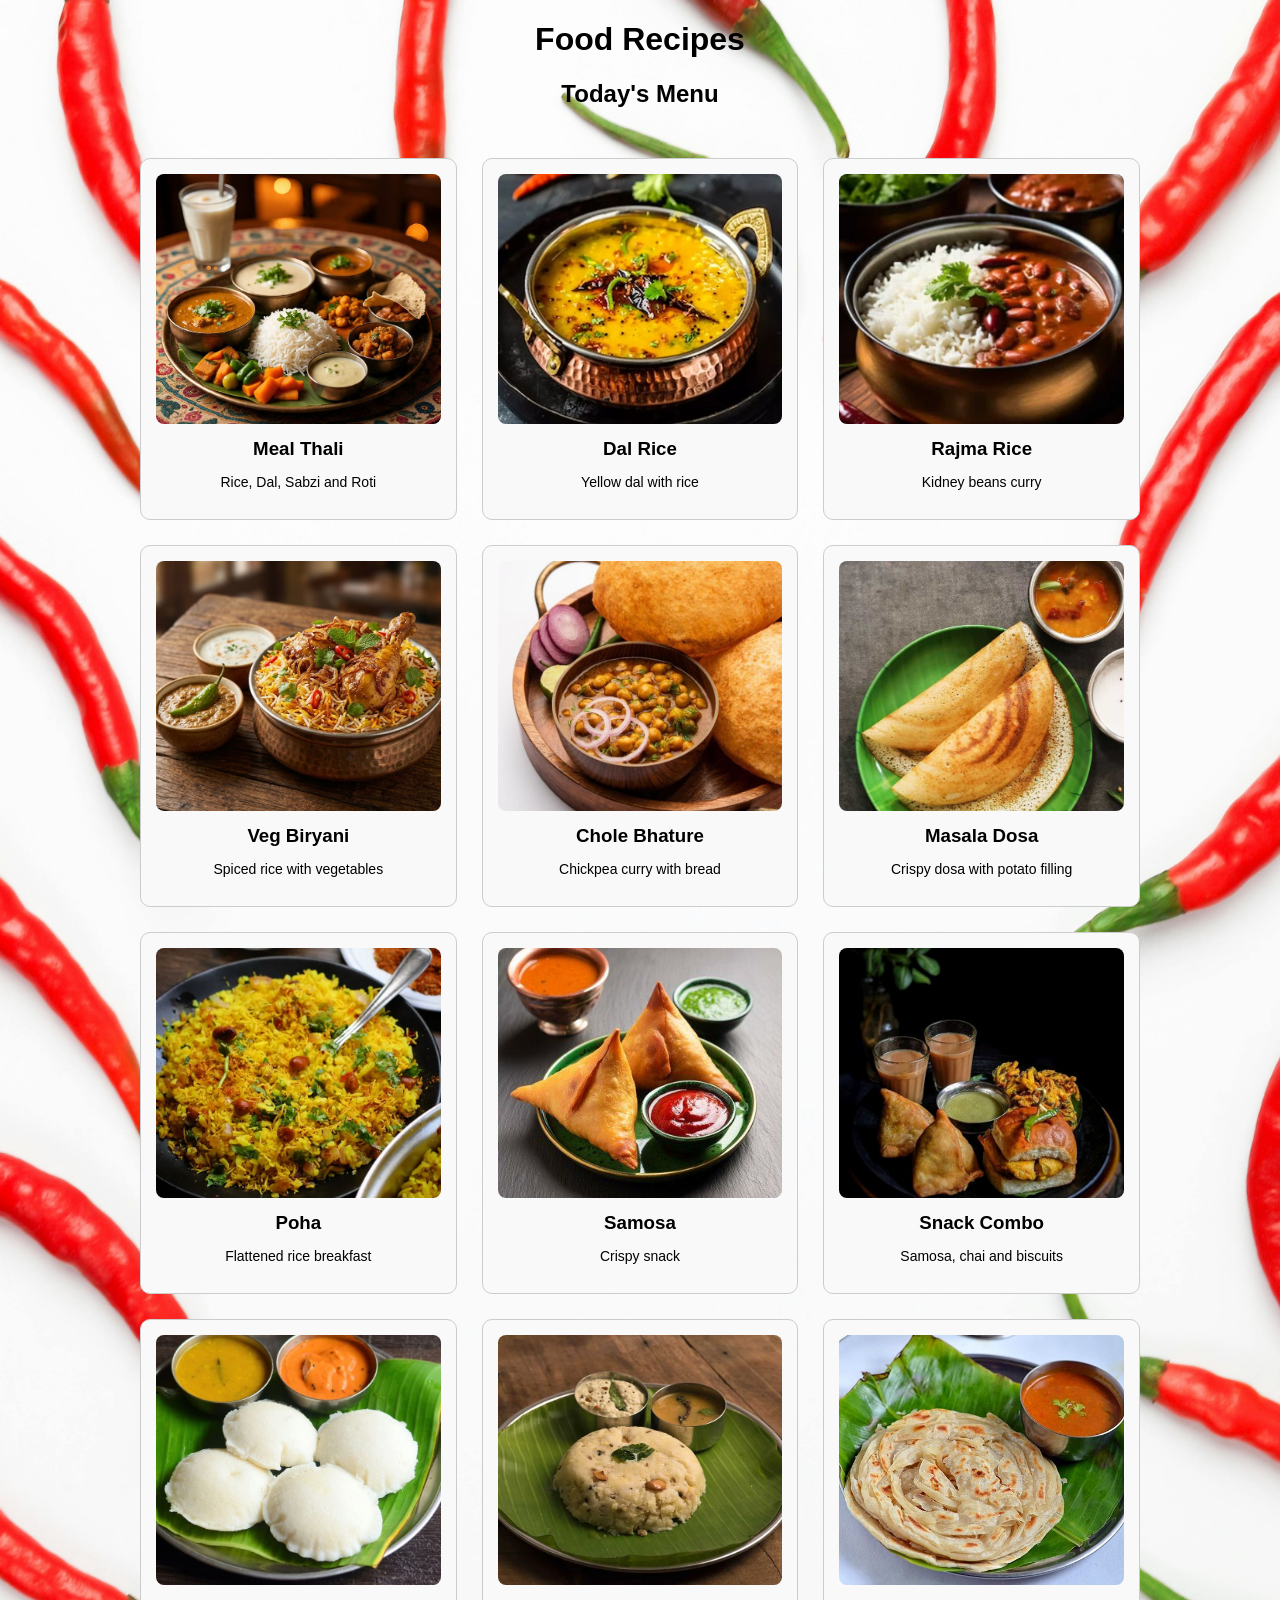
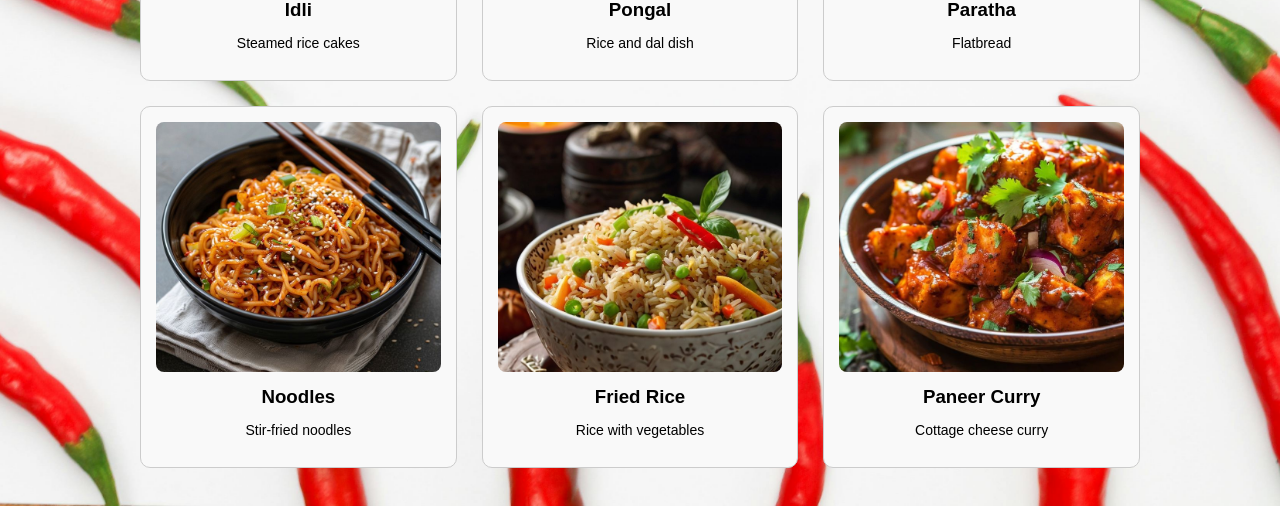
<file: index.html>
<!DOCTYPE html>
<html>
<head>
    <title>Food Recipes</title>
    <link rel="stylesheet" href="style.css">
</head>

<body>

    <h1>Food Recipes</h1>
    <h2>Today's Menu</h2>

    <div class="grid">

        <!-- THALI -->
        <div class="box">
            <input type="checkbox" id="thali">
            <label for="thali">
                <img src="thali.jpg">
                <h3>Meal Thali</h3>
                <p>Rice, Dal, Sabzi and Roti</p>
            </label>
            <div class="content">
                <ul>
                <li><b>Ingredients:</b> Rice, dal, mixed vegetables, wheat flour, spices, oil.</li>
                <li><b>Method:</b> First cook rice and dal separately until soft. Prepare a vegetable curry using spices. Make dough from wheat flour and roll into rotis. Cook rotis on a pan. Serve all items together as a complete meal.</li>
                </ul>
                </div>
        </div>

        <!-- DAL -->
        <div class="box">
            <input type="checkbox" id="dal">
            <label for="dal">
                <img src="dal.jpg">
                <h3>Dal Rice</h3>
                <p>Yellow dal with rice</p>
            </label>
            <div class="content">
                <ul>
                    <li><b>Ingredients:</b> Toor dal, rice, turmeric, salt, oil.</li>
                    <li><b>Method:</b> Wash and boil dal with turmeric and salt until soft. Cook rice separately. Mix dal with rice and add a little oil or ghee. Serve hot as a simple and healthy dish.</li>
                    </ul>
            </div>
        </div>

        <!-- RAJMA -->
        <div class="box">
            <input type="checkbox" id="rajma">
            <label for="rajma">
                <img src="rajma.jpg">
                <h3>Rajma Rice</h3>
                <p>Kidney beans curry</p>
            </label>
           <div class="content">
<ul>
<li><b>Ingredients:</b> Rajma, onion, tomato, spices, rice.</li>
<li><b>Method:</b> Soak rajma overnight and cook until soft. Prepare a gravy using onion, tomato and spices. Add cooked rajma and simmer well. Serve hot with steamed rice.</li>
</ul>
</div>
        </div>

        <!-- BIRYANI -->
        <div class="box">
            <input type="checkbox" id="biryani">
            <label for="biryani">
                <img src="biryani.jpg">
                <h3>Veg Biryani</h3>
                <p>Spiced rice with vegetables</p>
            </label>
            <div class="content">
                <ul>
<li><b>Ingredients:</b> Rice, vegetables, spices, oil, salt.</li>
<li><b>Method:</b> Cook vegetables with spices in a pan. Add partially cooked rice and mix gently. Cover and cook on low flame so flavors blend well. Serve hot biryani.</li>
</ul>
</div>
        </div>

        <!-- CHOLE -->
        <div class="box">
            <input type="checkbox" id="chole">
            <label for="chole">
                <img src="chole.jpg">
                <h3>Chole Bhature</h3>
                <p>Chickpea curry with bread</p>
            </label>
            <div class="content">
                <ul>
<li><b>Ingredients:</b> Chickpeas, flour, spices, oil.</li>
<li><b>Method:</b> Soak and cook chickpeas until soft. Prepare spicy gravy using spices. Make dough using flour and roll into bhature. Deep fry until golden and serve with chole.</li>
</ul>
</div>
        </div>

        <!-- DOSA -->
        <div class="box">
            <input type="checkbox" id="dosa">
            <label for="dosa">
                <img src="dosa.jpg">
                <h3>Masala Dosa</h3>
                <p>Crispy dosa with potato filling</p>
            </label>
            <div class="content">
                <ul>
<li><b>Ingredients:</b> Dosa batter, potato, spices, oil.</li>
<li><b>Method:</b> Spread dosa batter on hot pan and cook until crispy. Prepare potato filling with spices. Place filling inside dosa, fold and serve hot with chutney.</li>
</ul>
</div>
        </div>

        <!-- POHA -->
        <div class="box">
            <input type="checkbox" id="poha">
            <label for="poha">
                <img src="poha.jpg">
                <h3>Poha</h3>
                <p>Flattened rice breakfast</p>
            </label>
            <div class="content">
                <ul>
<li><b>Ingredients:</b> Flattened rice, onion, peanuts, spices.</li>
<li><b>Method:</b> Heat oil and fry peanuts and onions. Add soaked poha and spices. Mix gently and cook for a few minutes. Serve hot as a light breakfast.</li>
</ul>
</div>
        </div>

        <!-- SAMOSA -->
        <div class="box">
            <input type="checkbox" id="samosa">
            <label for="samosa">
                <img src="samosa.jpg">
                <h3>Samosa</h3>
                <p>Crispy snack</p>
            </label>
            <div class="content">
                <ul>
<li><b>Ingredients:</b> Potato, flour, spices, oil.</li>
<li><b>Method:</b> Prepare spiced potato filling. Make dough and roll into sheets. Fill with potato mixture, shape into triangles and deep fry until crispy.</li>
</ul>
</div>
        </div>

        <!-- SNACK -->
        <div class="box">
            <input type="checkbox" id="snack">
            <label for="snack">
                <img src="snack.jpg">
                <h3>Snack Combo</h3>
                <p>Samosa, chai and biscuits</p>
            </label>
            <div class="content">
                <ul>
<li><b>Ingredients:</b> Samosa, tea, biscuits.</li>
<li><b>Method:</b> Prepare samosa and tea separately. Arrange with biscuits on a plate. Serve together as a simple snack combo.</li>
</ul>
</div>
        </div>

        <!-- IDLI -->
        <div class="box">
            <input type="checkbox" id="idli">
            <label for="idli">
                <img src="idli.jpg">
                <h3>Idli</h3>
                <p>Steamed rice cakes</p>
            </label>
            <div class="content">
                <ul>
<li><b>Ingredients:</b> Rice batter, urad dal.</li>
<li><b>Method:</b> Ferment batter overnight. Pour into moulds and steam for 10–15 minutes. Remove soft idlis and serve with chutney.</li>
</ul>
</div>
        </div>

        <!-- PONGAL -->
        <div class="box">
            <input type="checkbox" id="pongal">
            <label for="pongal">
                <img src="pongal.jpg">
                <h3>Pongal</h3>
                <p>Rice and dal dish</p>
            </label>
            <div class="content">
                <ul>
<li><b>Ingredients:</b> Rice, dal, ghee, pepper.</li>
<li><b>Method:</b> Cook rice and dal together until soft. Add ghee, pepper and mix well. Serve hot pongal.</li>
</ul>
</div>
        </div>

        <!-- PARATHA -->
        <div class="box">
            <input type="checkbox" id="paratha">
            <label for="paratha">
                <img src="paratha.jpg">
                <h3>Paratha</h3>
                <p>Flatbread</p>
            </label>
            <div class="content">
                <ul>
<li><b>Ingredients:</b> Wheat flour, oil, salt.</li>
<li><b>Method:</b> Prepare dough and roll into flat circles. Cook on pan with oil until golden brown. Serve hot.</li>
</ul>
</div>
        </div>

        <!-- NOODLES -->
        <div class="box">
            <input type="checkbox" id="noodles">
            <label for="noodles">
                <img src="noodles.jpg">
                <h3>Noodles</h3>
                <p>Stir-fried noodles</p>
            </label>
            <div class="content">
                <ul>
<li><b>Ingredients:</b> Noodles, vegetables, sauce.</li>
<li><b>Method:</b> Boil noodles and drain. Stir-fry vegetables in pan. Add noodles and sauce, mix well and cook for few minutes.</li>
</ul>
</div>
        </div>

        <!-- FRIED RICE -->
        <div class="box">
            <input type="checkbox" id="friedrice">
            <label for="friedrice">
                <img src="friedrice.jpg">
                <h3>Fried Rice</h3>
                <p>Rice with vegetables</p>
            </label>
            <div class="content">
                <ul>
<li><b>Ingredients:</b> Rice, vegetables, soy sauce.</li>
<li><b>Method:</b> Heat oil, fry vegetables, add cooked rice and sauce. Mix well and cook for few minutes.</li>
</ul>
</div>
        </div>

        <!-- PANEER -->
        <div class="box">
            <input type="checkbox" id="paneer">
            <label for="paneer">
                <img src="paneer.jpg">
                <h3>Paneer Curry</h3>
                <p>Cottage cheese curry</p>
            </label>
            <div class="content">
                <ul>
<li><b>Ingredients:</b> Paneer, onion, tomato, spices.</li>
<li><b>Method:</b> Prepare gravy using onion and tomato. Add paneer cubes and cook for few minutes. Serve hot.</li>
</ul>
</div>
        </div>

    </div>

</body>
</html>
</file>
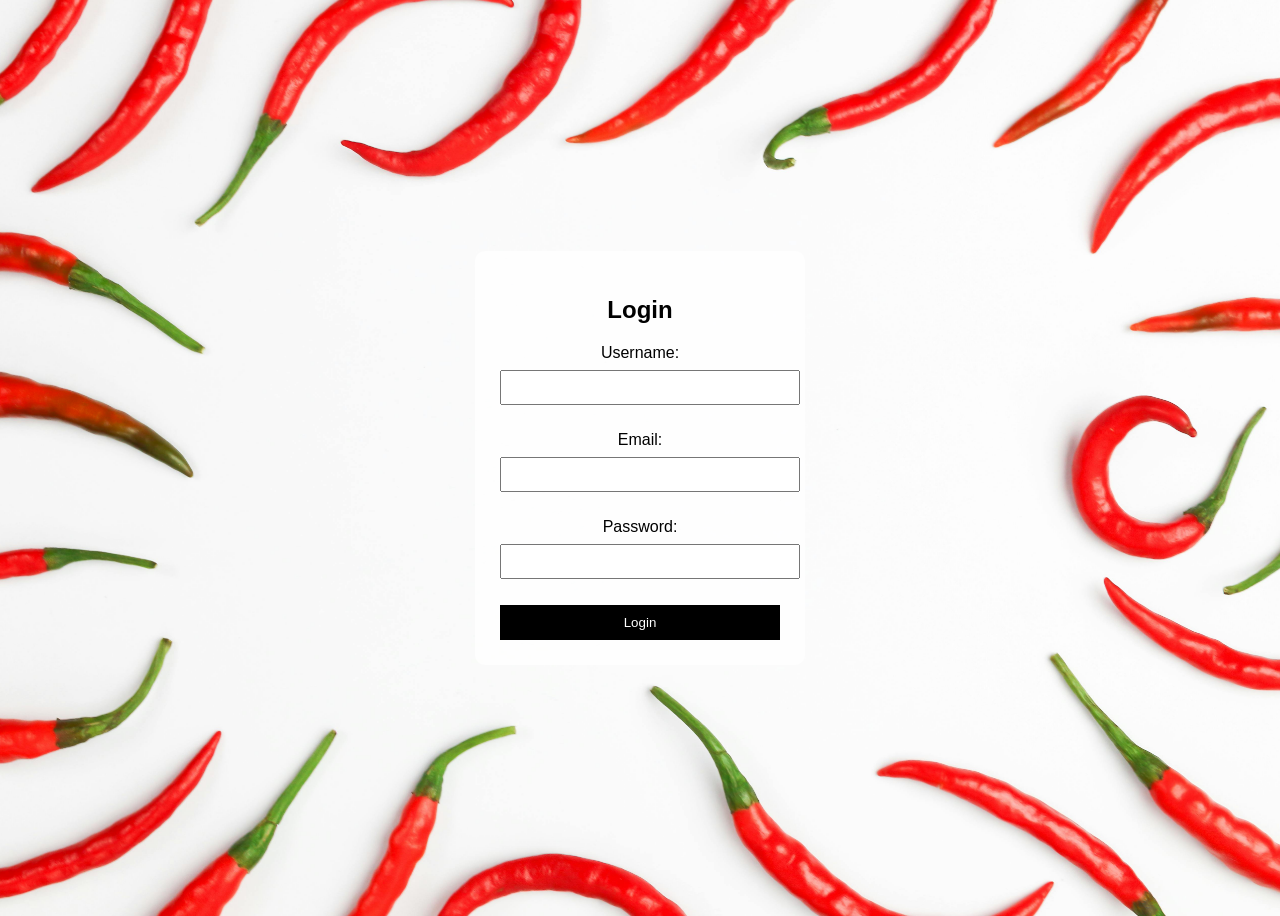
<file: login.html>
<!DOCTYPE html>
<html>
<head>
    <title>Login</title>
    <link rel="stylesheet" href="style.css">
</head>

<body class="login-bg">

    <div class="login-box">

        <h2>Login</h2>

        <form action="main.html">

            <!-- Username -->
            <label>Username:</label><br>
            <input type="text" pattern="admin" title="Enter admin" required><br><br>

            <!-- Email -->
            <label>Email:</label><br>
            <input type="email" pattern="admin@gmail.com" title="Enter admin@gmail.com" required><br><br>

            <!-- Password -->
            <label>Password:</label><br>
            <input type="password" pattern="1234" title="Enter password 1234" required><br><br>

            <button type="submit">Login</button>

        </form>

    </div>

</body>
</html>
</file>
<file: style.css>
/* ---------- COMMON ---------- */
body {
    font-family: Arial;
    text-align: center;
}

/* ---------- LOGIN PAGE ---------- */
.login-bg {
    height: 100vh;
    display: flex;
    justify-content: center;
    align-items: center;

    background-image: url('LOGIN\ 2.jpg');
    background-size: cover;
    background-position: center;
}

/* Login box */
.login-box {
    background: rgba(255, 255, 255, 0.8);
    padding: 25px;
    border-radius: 10px;
    width: 280px;
}

/* Inputs */
.login-box input {
    width: 100%;
    padding: 8px;
    margin: 8px 0;
}

/* Button */
.login-box button {
    width: 100%;
    padding: 10px;
    background: black;
    color: white;
    border: none;
}

/* ---------- MAIN PAGE ---------- */
body {
    background-image: url('LOGIN\ 3.jpg');
    background-size: cover;
    background-repeat: repeat-y;
    background-position: top center;
}

/* Grid */
.grid {
    display: grid;
    grid-template-columns: repeat(3, 1fr);
    gap: 25px;
    padding: 30px;
    max-width: 1000px;
    margin: auto;
}

/* Box */
.box {
    border: 1px solid #ccc;
    padding: 15px;
    border-radius: 10px;
    background: #f9f9f9;
}

/* Hide checkbox */
.box input {
    display: none;
}

/* Clickable */
.box label {
    cursor: pointer;
    display: block;
}

/* Image */
.box img {
    width: 100%;
    height: 250px;
    object-fit: cover;
    border-radius: 8px;
}

/* Text */
.box h3 {
    margin: 10px 0 5px;
}

.box p {
    font-size: 14px;
}

/* Hidden content */
.content {
    display: none;
    margin-top: 10px;
    text-align: left;
}

/* Show content */
.box input:checked ~ .content {
    display: block;
}
</file>
